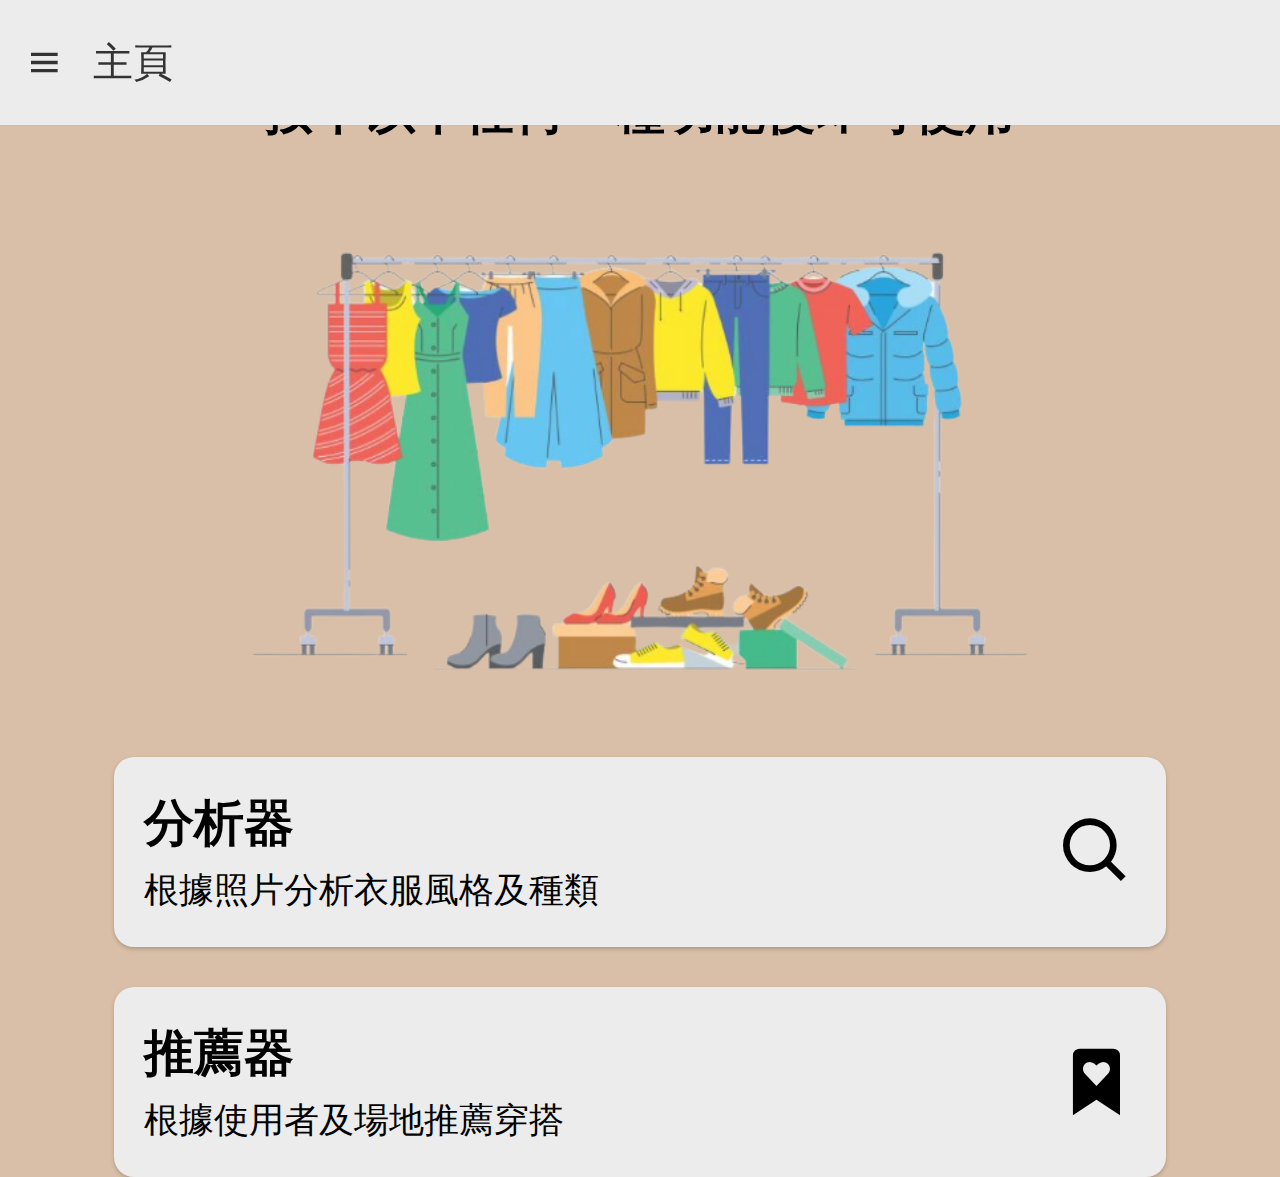
<file: index.html>
<!DOCTYPE html>
<html>
    <head>
        <title>衣服分析器</title>
        <link rel="stylesheet" type="text/css" href="css/common.css">
        <link rel="stylesheet" type="text/css" href="css/side_bar.css">
        <link rel="stylesheet" type="text/css" href="css/light_mode.css">
        <link rel="stylesheet" type="text/css" href="css/index.css">
        <link rel="stylesheet" href="https://unpkg.com/boxicons@2.1.2/css/boxicons.min.css">
    </head>

     <body>
        <div id="container">

            <nav id="navbar">
                <div class="logo">
                    <i class="bx bx-menu menu-icon"></i>
                    <span class="logo-name">主頁</span>
                </div>
                <div class="sidebar">
                    <div class="logo">
                        <i class="bx bx-menu menu-icon"></i>
                        <span class="logo-name">主頁</span>
                    </div>
            
                    <div class="sidebar-content">
                        <ul class="lists">
                            <li class="list">
                                <a href="index.html" class="nav-link">
                                    <i class="bx bx-home icon"></i>
                                    <span class="link">主頁</span>
                                </a>
                            </li>
                            <li class="list">
                                <a href="analysis_index.html" class="nav-link">
                                    <i class="bx bx-search icon"></i>
                                    <span class="link">分析器</span>
                                </a>
                            </li>
                            <li class="list">
                                <a href="recommendation_index.html" class="nav-link">
                                    <i class="bx bxs-bookmark-heart icon"></i>
                                    <span class="link">推薦器</span>
                                </a>
                            </li>
                            <li class="list">
                                <a href="index.html" class="nav-link">
                                    <i class="bx bx-color icon"></i>
                                    <span class="link">設定為淺色頁面</span>
                                </a>
                            </li>
                            <li class="list">
                                <a href="index_dark.html" class="nav-link">
                                    <i class="bx bx-color icon"></i>
                                    <span class="link">設定為深色頁面</span>
                                </a>
                            </li>
                        </ul>
                    </div>
                </div>
            </nav>

            <div class="header_blank_div"></div>


            <div class="function_div">
                <p>
                    歡迎來到衣服推薦應用程式<br>
                    按下以下任何一種功能後即可使用
                </p>
            </div>

            <div class="img_div">
                <img width = 800px src ="img/index.png">
            </div>

            <div class="vertical-container">
                <div class="function-item" onclick="window.location.href = 'analysis_index.html';">
                    <div class="text-container">
                        <h2>分析器</h2>
                        <p>根據照片分析衣服風格及種類</p>
                    </div>
                    <i class="bx bx-search icon"></i>
                </div>
                <div class="function-item" onclick="window.location.href = 'recommendation_index.html';">
                    <div class="text-container">
                        <h2>推薦器</h2>
                        <p>根據使用者及場地推薦穿搭</p>
                    </div>
                    <i class="bx bxs-bookmark-heart icon"></i>
                </div>
            </div>

            <div class="footer_blank_div"></div>
        </div>

        <section class="overlay"></section>
        <script src="js/side_bar.js"></script>
        <script src="js/set_theme.js"></script>
    </body>
</html>
</file>
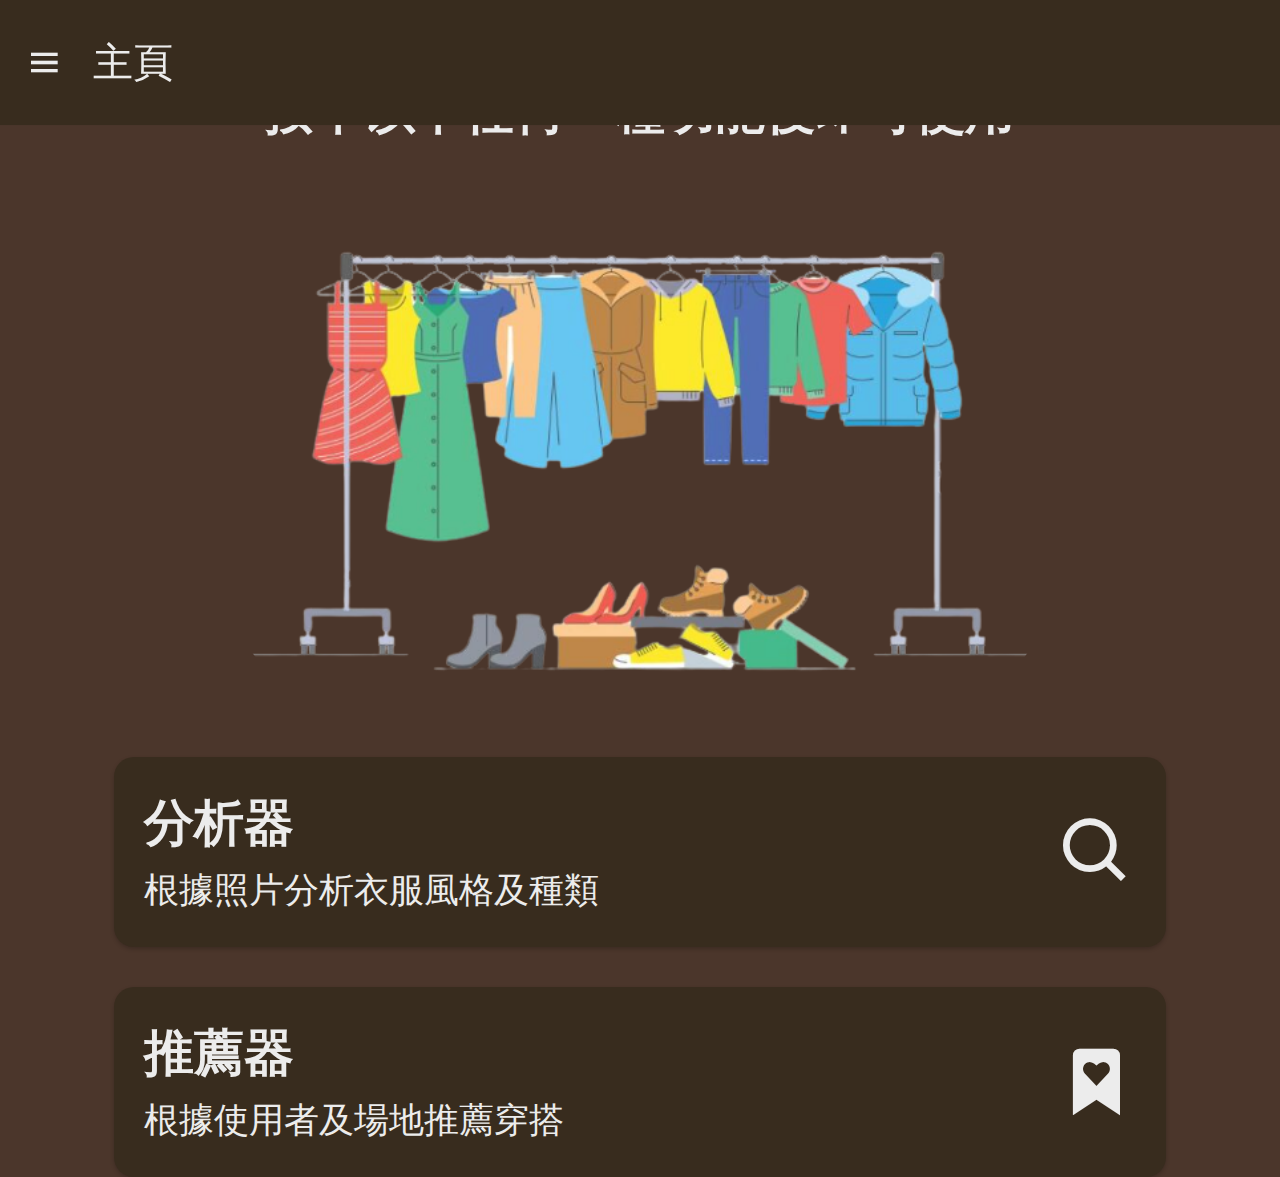
<file: index_dark.html>
<!DOCTYPE html>
<html>
    <head>
        <title>衣服分析器</title>
        <link rel="stylesheet" type="text/css" href="css/common.css">
        <link rel="stylesheet" type="text/css" href="css/side_bar.css">
        <link rel="stylesheet" type="text/css" href="css/dark_mode.css">
        <link rel="stylesheet" type="text/css" href="css/index.css">
        <link rel="stylesheet" href="https://unpkg.com/boxicons@2.1.2/css/boxicons.min.css">
    </head>

     <body>
        <div id="container">

            <nav id="navbar">
                <div class="logo">
                    <i class="bx bx-menu menu-icon"></i>
                    <span class="logo-name">主頁</span>
                </div>
                <div class="sidebar">
                    <div class="logo">
                        <i class="bx bx-menu menu-icon"></i>
                        <span class="logo-name">主頁</span>
                    </div>
            
                    <div class="sidebar-content">
                        <ul class="lists">
                            <li class="list">
                                <a href="analysis_index.html" class="nav-link">
                                    <i class="bx bx-search icon"></i>
                                    <span class="link">分析器</span>
                                </a>
                            </li>
                            <li class="list">
                                <a href="recommendation_index.html" class="nav-link">
                                    <i class="bx bxs-bookmark-heart icon"></i>
                                    <span class="link">推薦器</span>
                                </a>
                            </li>
                            <li class="list">
                                <a href="index.html" class="nav-link">
                                    <i class="bx bx-color icon"></i>
                                    <span class="link">設定為淺色頁面</span>
                                </a>
                            </li>
                            <li class="list">
                                <a href="index_dark.html" class="nav-link">
                                    <i class="bx bx-color icon"></i>
                                    <span class="link">設定為深色頁面</span>
                                </a>
                            </li>
                        </ul>
                    </div>
                </div>
            </nav>

            <div class="header_blank_div"></div>


            <div class="function_div">
                <p>
                    歡迎來到衣服推薦應用程式<br>
                    按下以下任何一種功能後即可使用
                </p>
            </div>

            <div class="img_div">
                <img width = 800px src ="img/index.png">
            </div>

            <div class="vertical-container">
                <div class="function-item" onclick="window.location.href = 'analysis_index.html';">
                    <div class="text-container">
                        <h2>分析器</h2>
                        <p>根據照片分析衣服風格及種類</p>
                    </div>
                    <i class="bx bx-search icon"></i>
                </div>
                <div class="function-item" onclick="window.location.href = 'recommendation_index.html';">
                    <div class="text-container">
                        <h2>推薦器</h2>
                        <p>根據使用者及場地推薦穿搭</p>
                    </div>
                    <i class="bx bxs-bookmark-heart icon"></i>
                </div>
            </div>

            <div class="footer_blank_div"></div>
        </div>

        <section class="overlay"></section>
        <script src="js/side_bar.js"></script>
        <script src="js/set_theme.js"></script>
    </body>
</html>
</file>
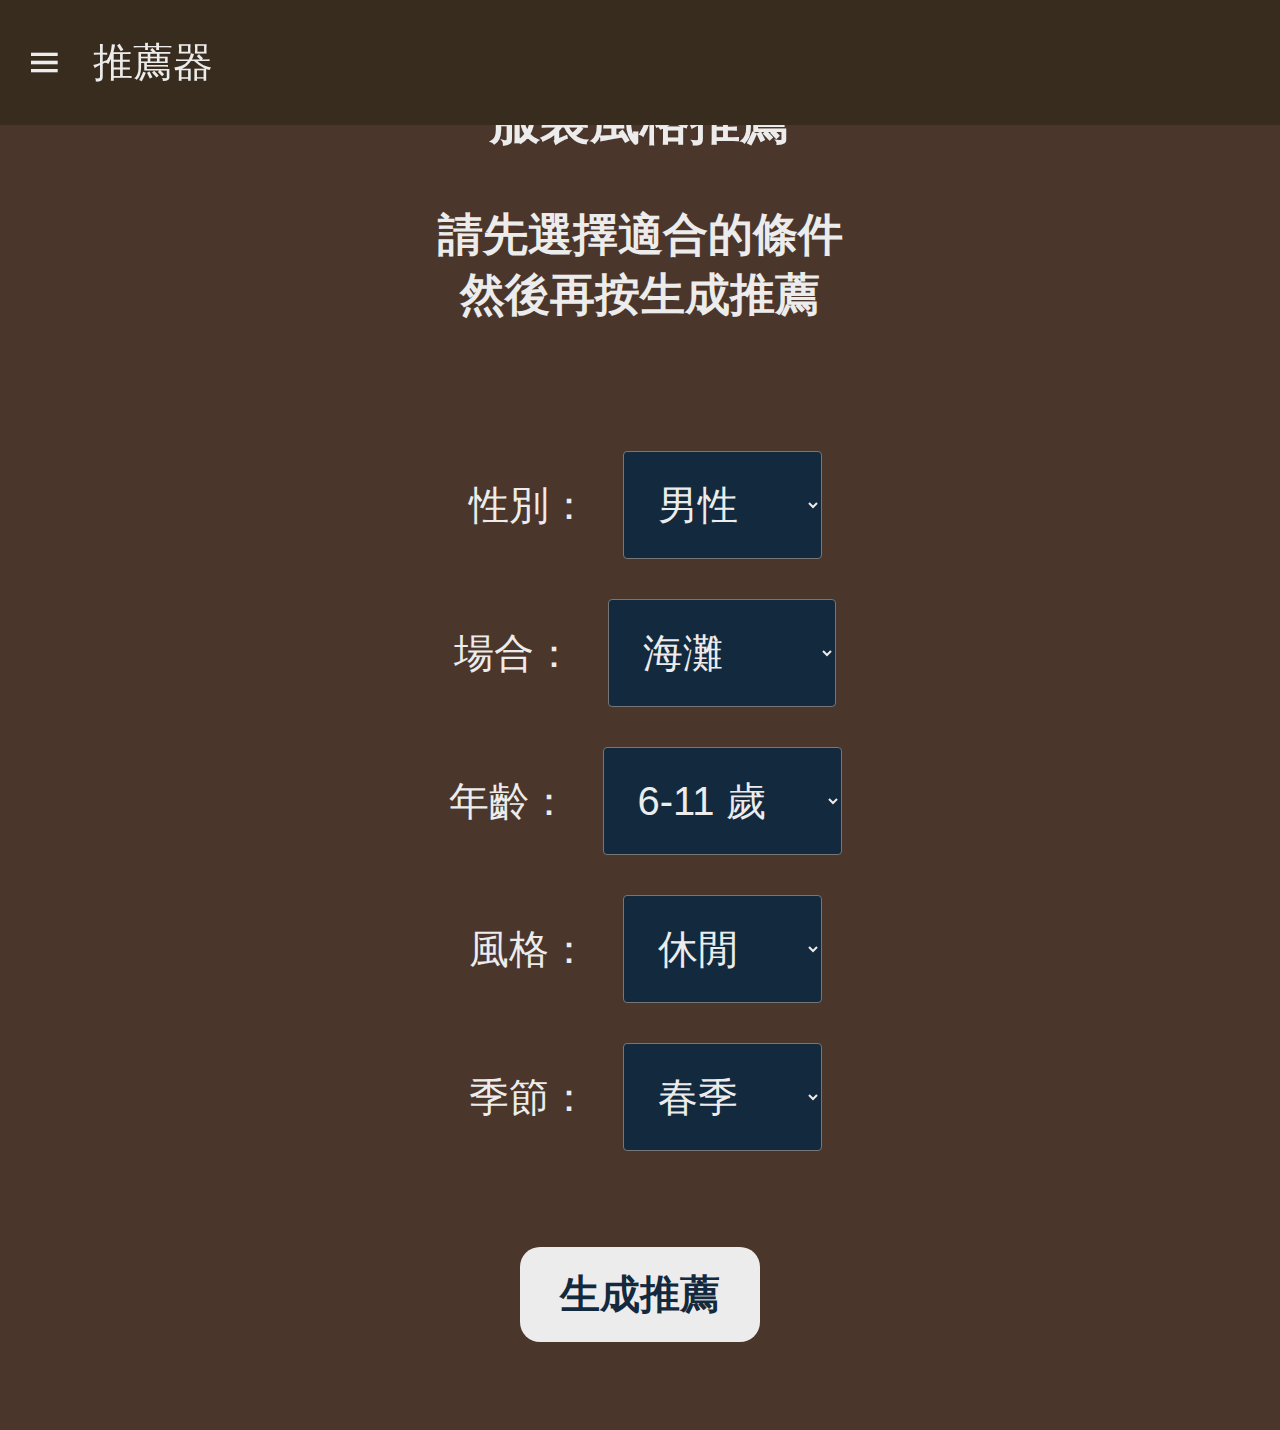
<file: recommendation_index_dark.html>
<!DOCTYPE html>
<html>

<head>
    <title>衣服分析器</title>
    <link rel="stylesheet" type="text/css" href="css/common.css">
    <link rel="stylesheet" type="text/css" href="css/side_bar.css">
    <link rel="stylesheet" type="text/css" href="css/dark_mode.css">
    <link rel="stylesheet" type="text/css" href="css/index.css">
    <link rel="stylesheet" type="text/css" href="css/recommendation.css">
    <link rel="stylesheet" href="https://unpkg.com/boxicons@2.1.2/css/boxicons.min.css">
</head>

<body>
    <div id="container">

        <nav id="navbar">
            <div class="logo">
                <i class="bx bx-menu menu-icon"></i>
                <span class="logo-name">推薦器</span>
            </div>
            <div class="sidebar">
                <div class="logo">
                    <i class="bx bx-menu menu-icon"></i>
                    <span class="logo-name">推薦器</span>
                </div>

                <div class="sidebar-content">
                    <ul class="lists">
                        <li class="list">
                            <a href="index_dark.html" class="nav-link">
                                <i class="bx bx-home icon"></i>
                                <span class="link">主頁</span>
                            </a>
                        </li>
                        <li class="list">
                            <a href="analysis_index_dark.html" class="nav-link">
                                <i class="bx bx-search icon"></i>
                                <span class="link">分析器</span>
                            </a>
                        </li>
                        <li class="list">
                            <a href="recommendation_index_dark.html" class="nav-link">
                                <i class="bx bxs-bookmark-heart icon"></i>
                                <span class="link">推薦器</span>
                            </a>
                        </li>
                        <li class="list">
                            <a href="recommendation_index.html" class="nav-link">
                                <i class="bx bx-color icon"></i>
                                <span class="link">設定為淺色頁面</span>
                            </a>
                        </li>
                        <li class="list">
                            <a href="recommendation_index_dark.html" class="nav-link">
                                <i class="bx bx-color icon"></i>
                                <span class="link">設定為深色頁面</span>
                            </a>
                        </li>
                    </ul>
                </div>
            </div>
        </nav>

        <div class="header_blank_div"></div>

        <div id="recommendation_div">

            <h1>服裝風格推薦</h1>

            <h2>請先選擇適合的條件<br>然後再按生成推薦</h2>
            <br>
            <br>

            <div class="custom-dropdown">
                <label for="gender">性別：</label>
                <select id="gender">
                    <option value="boy">男性&nbsp;&nbsp;&nbsp;&nbsp;&nbsp;&nbsp;</option>
                    <option value="girl">女性&nbsp;&nbsp;&nbsp;&nbsp;&nbsp;&nbsp;</option>
                </select>
            </div>

            <div class="custom-dropdown">
                <label for="venue">場合：</label>
                <select id="venue">
                    <option value="beach">海灘&nbsp;&nbsp;&nbsp;&nbsp;&nbsp;&nbsp;</option>
                    <option value="party">派對&nbsp;&nbsp;&nbsp;&nbsp;&nbsp;&nbsp;</option>
                    <option value="office">辦公室&nbsp;&nbsp;&nbsp;&nbsp;&nbsp;</option>
                    <option value="gym">健身房&nbsp;&nbsp;&nbsp;&nbsp;&nbsp;</option>
                    <option value="wedding">婚禮&nbsp;&nbsp;&nbsp;&nbsp;&nbsp;&nbsp;</option>
                    <option value="club">俱樂部&nbsp;&nbsp;&nbsp;&nbsp;&nbsp;</option>
                    <option value="date_night">約會&nbsp;&nbsp;&nbsp;&nbsp;&nbsp;&nbsp;</option>
                </select>
            </div>

            <div class="custom-dropdown">
                <label for="age">年齡：</label>
                <select id="age">
                    <option value="6-11">6-11 歲&nbsp;&nbsp;&nbsp;</option>
                    <option value="12-18">12-18 歲&nbsp;&nbsp;&nbsp;</option>
                    <option value="19-25">19-25 歲&nbsp;&nbsp;&nbsp;</option>
                    <option value="26-35">26-35 歲&nbsp;&nbsp;&nbsp;</option>
                    <option value="36-50">36-50 歲&nbsp;&nbsp;&nbsp;</option>
                    <option value="51+">51+ 歲&nbsp;&nbsp;&nbsp;</option>
                </select>
            </div>

            <div class="custom-dropdown">
                <label for="style">風格：</label>
                <select id="style">
                    <option value="casual">休閒&nbsp;&nbsp;&nbsp;&nbsp;&nbsp;&nbsp;</option>
                    <option value="formal">正式&nbsp;&nbsp;&nbsp;&nbsp;&nbsp;&nbsp;</option>
                    <option value="sporty">運動&nbsp;&nbsp;&nbsp;&nbsp;&nbsp;&nbsp;</option>
                    <option value="vintage">復古&nbsp;&nbsp;&nbsp;&nbsp;&nbsp;&nbsp;</option>
                    <option value="romantic">浪漫&nbsp;&nbsp;&nbsp;&nbsp;&nbsp;&nbsp;</option>
                </select>
            </div>

            <div class="custom-dropdown">
                <label for="season">季節：</label>
                <select id="season">
                    <option value="spring">春季&nbsp;&nbsp;&nbsp;&nbsp;&nbsp;&nbsp;</option>
                    <option value="summer">夏季&nbsp;&nbsp;&nbsp;&nbsp;&nbsp;&nbsp;</option>
                    <option value="autumn">秋季&nbsp;&nbsp;&nbsp;&nbsp;&nbsp;&nbsp;</option>
                    <option value="winter">冬季&nbsp;&nbsp;&nbsp;&nbsp;&nbsp;&nbsp;</option>
                </select>
            </div>

            <br>
            <br>

            <button class="end_button" onclick="generateRecommendation()">生成推薦</button>

            <br>
            <br>
            
            <p id="recommendationResult"></p>

        </div>

        <div class="footer_blank_div"></div>
    </div>

    <section class="overlay"></section>
    <script src="js/side_bar.js"></script>
    <script src="js/set_theme.js"></script>
    <script src="js/recommendation.js"> </script>
</body>

</html>
</file>
<file: css/common.css>
/* Common setting */
body{
    height: 100%;
    overflow: hidden;
}

#container {
    display: flex;
    flex-direction: column;
    height: 100vh;
}

/* Common Content Divs*/
.header_blank_div{
    height: 150px;
}

.small_blank_div {
    height: 50px;
}

.intro_div {
    align-items: center; 
    justify-content: center;
    align-self: center;
    padding-top: 20px;
    height: 150px; 
}

.footer_blank_div {
    height: 150px;
}
</file>
<file: css/side_bar.css>
@import url("https://fonts.googleapis.com/css2?family=Poppins:wght@300;400;500;600&display=swap");

nav {
  position: fixed;
  top: 0;
  left: 0;
  height: 125px;
  width: 100%;
  display: flex;
  align-items: center;
  box-shadow: 0 0 1px rgba(0, 0, 0, 0.1);
  z-index: 10;
}
nav .logo {
  display: flex;
  align-items: center;
  margin: 0 24px;
}
.logo .menu-icon {
  font-size: 40px;
  margin-right: 14px;
  cursor: pointer;
}
.logo .logo-name {
  font-size: 40px;
  font-weight: 500;
  padding-left: 15px;
}
nav .sidebar {
  position: fixed;
  top: 0;
  left: -100%;
  height: 100%;
  width: 500px;
  padding: 20px 0;
  box-shadow: 0 5px 1px rgba(0, 0, 0, 0.1);
  transition: all 0.4s ease;
}
nav.open .sidebar {
  left: 0;
}
.sidebar .logo{
  display: flex;
  align-items: center;
  margin: 0 24px;
  margin-top: 20px;
}
.sidebar .sidebar-content {
  display: flex;
  height: 100%;
  flex-direction: column;
  justify-content: space-between;
  padding: 30px 16px;
}
.sidebar-content .list {
  list-style: none;
}
.list .nav-link {
  display: flex;
  align-items: center;
  margin: 8px 0;
  padding: 14px 12px;
  border-radius: 8px;
  text-decoration: none;
}
.list .blank-link {
    display: flex;
    align-items: center;
    margin: 8px 0;
    padding: 120px 2px;
    border-radius: 8px;
}

.nav-link .icon {
  margin-right: 14px;
  font-size: 40px;
}
.nav-link .link {
  font-size: 40px;
  font-weight: 400;
}

.overlay {
  position: fixed;
  top: 0;
  left: -100%;
  height: 1000vh;
  width: 200%;
  opacity: 0;
  pointer-events: none;
  transition: all 0.4s ease;
  background: rgba(0, 0, 0, 0.3);
  z-index: 10;
}
nav.open ~ .overlay {
  opacity: 1;
  left: 500px;
  pointer-events: auto;
  z-index: 10;
}
</file>
<file: css/light_mode.css>
/* body */
body {
    background: #D9BFA7;
}

/* nav bar */
nav {
    background: #ECECEC;
}

.logo .menu-icon {
    color: #333;
}

.logo .logo-name {
    color: #333;
}

nav .sidebar {
    background-color: #ECECEC;
}

.lists .nav-link:hover {
    background-color: #D9BFA7;;
}

.nav-link .icon {
    color: #707070;
}

.nav-link .link {
    color: #707070;
}

.lists .nav-link:hover .icon,
.lists .nav-link:hover .link {
  color: #ECECEC;
}

/* index */
.function_div p{
    color: black;
}

.function-item {
    background-color: #ECECEC;
}

.footer_div p {
    color: darkgray;
}

/* analysis_page */
.start_button {
    color: #fff;
    background-color: #4B362B;
}

.end_button {
    color: #fff;
    background-color: #e65a0e;
}

/* recommendation_page*/
.custom-dropdown select {
    background-color: #f1f1f1;
}
</file>
<file: css/index.css>
.vertical-container {
    display: flex;
    flex-direction: column;
    gap: 40px;
    align-items: center;
}

.function_div p{
    font-size: 50px;
    font-weight: bold;
}

.function_div  {
    display: flex; 
    align-items: center; 
    justify-content: center;
    text-align: center;
    padding: 20px;
    height: 100px; 
}

.function-item {
    display: flex; 
    justify-content: space-between; 
    align-items: center; 
    padding: 20px;
    width: 80%;
    height: 150px;
    border-radius: 20px;
    box-shadow: 0 2px 4px rgba(0, 0, 0, 0.2);
}

.function-item i {
    margin: 10px;
    font-size: 80px;
    margin-left: auto; 
}

.function-item .text-container {
    align-items: left;
    justify-content: left; 
    width: 70%;
}

.function-item .text-container h2 {
    margin: 10px;
    font-size: 50px;
}

.function-item .text-container p {
    margin: 10px;
    font-size: 35px;
}

.footer_div {
    display: flex;
    align-self: center;
    padding-top: 20px;
}

.footer_div p {
    font-size: 25px;
    font-style: italic;
}

.img_div {
    display: relative;
    align-items: center;
    align-self: center;
    justify-content: center;
    padding: 70px;
}

.img_div img{
    border-radius: 70px;
}
</file>
<file: css/dark_mode.css>
/* body */
body {
    background: #4B362B;
    color: #ECECEC;
}

/* nav bar */
nav {
    background: #382C1E;
}

.logo .menu-icon {
    color: #ECECEC;
}

.logo .logo-name {
    color: #ECECEC;
}

nav .sidebar {
    background-color: #382C1E;
}

.lists .nav-link:hover {
    background-color: #382C1E;
}

.nav-link .icon {
    color: #ECECEC;
}

.nav-link .link {
    color: #ECECEC;
}

.lists .nav-link:hover .icon,
.lists .nav-link:hover .link {
    color: #ECECEC;
}

/* index */
.function_div p {
    color: #ECECEC;
}

.function-item {
    background-color: #382C1E;
    color: #ECECEC;
}

.footer_div p {
    color: lightgray;
}

/* analysis_page */
.start_button {
    color: #13293D;
    background-color: #f2f2f29c;
}

.end_button {
    color: #13293D;
    background-color: #ECECEC;
}

/* recommendation_page*/
.custom-dropdown select {
    background-color: #13293D;;
    color: #ECECEC;
}
</file>
<file: css/recommendation.css>
#recommendation_div {
    margin: 30px;
    align-self: center;
    text-align: center;
}

#recommendation_div h1,
h2 {
    margin: 50px;
    align-self: center;
    text-align: center;
}

#recommendation_div h1 {
    font-size: 50px;
}

#recommendation_div h2 {
    font-size: 45px;
}

.custom-dropdown {
    margin: 40px;
    align-items: center;
    align-self: center;
    text-align: center;
}

.custom-dropdown select {
    font-size: 40px;
    padding-left: 30px;
    padding-top: 30px;
    padding-bottom: 30px;
    border-radius: 4px;
    margin-left: 20px;
}

.custom-dropdown select option{
    font-size: 20px;
}

.custom-dropdown label {
    font-size: 40px;
    padding: 10px;
}

.end_button {
    display: inline-block;
    padding: 20px 40px;
    margin: 20px;
    font-weight: bold;
    border: none;
    border-radius: 20px;
    font-size: 40px;
    width: max-content;
    align-self: center;
}

#recommendationResult {
    font-size: 50px;
    font-weight: bold;
}
</file>
